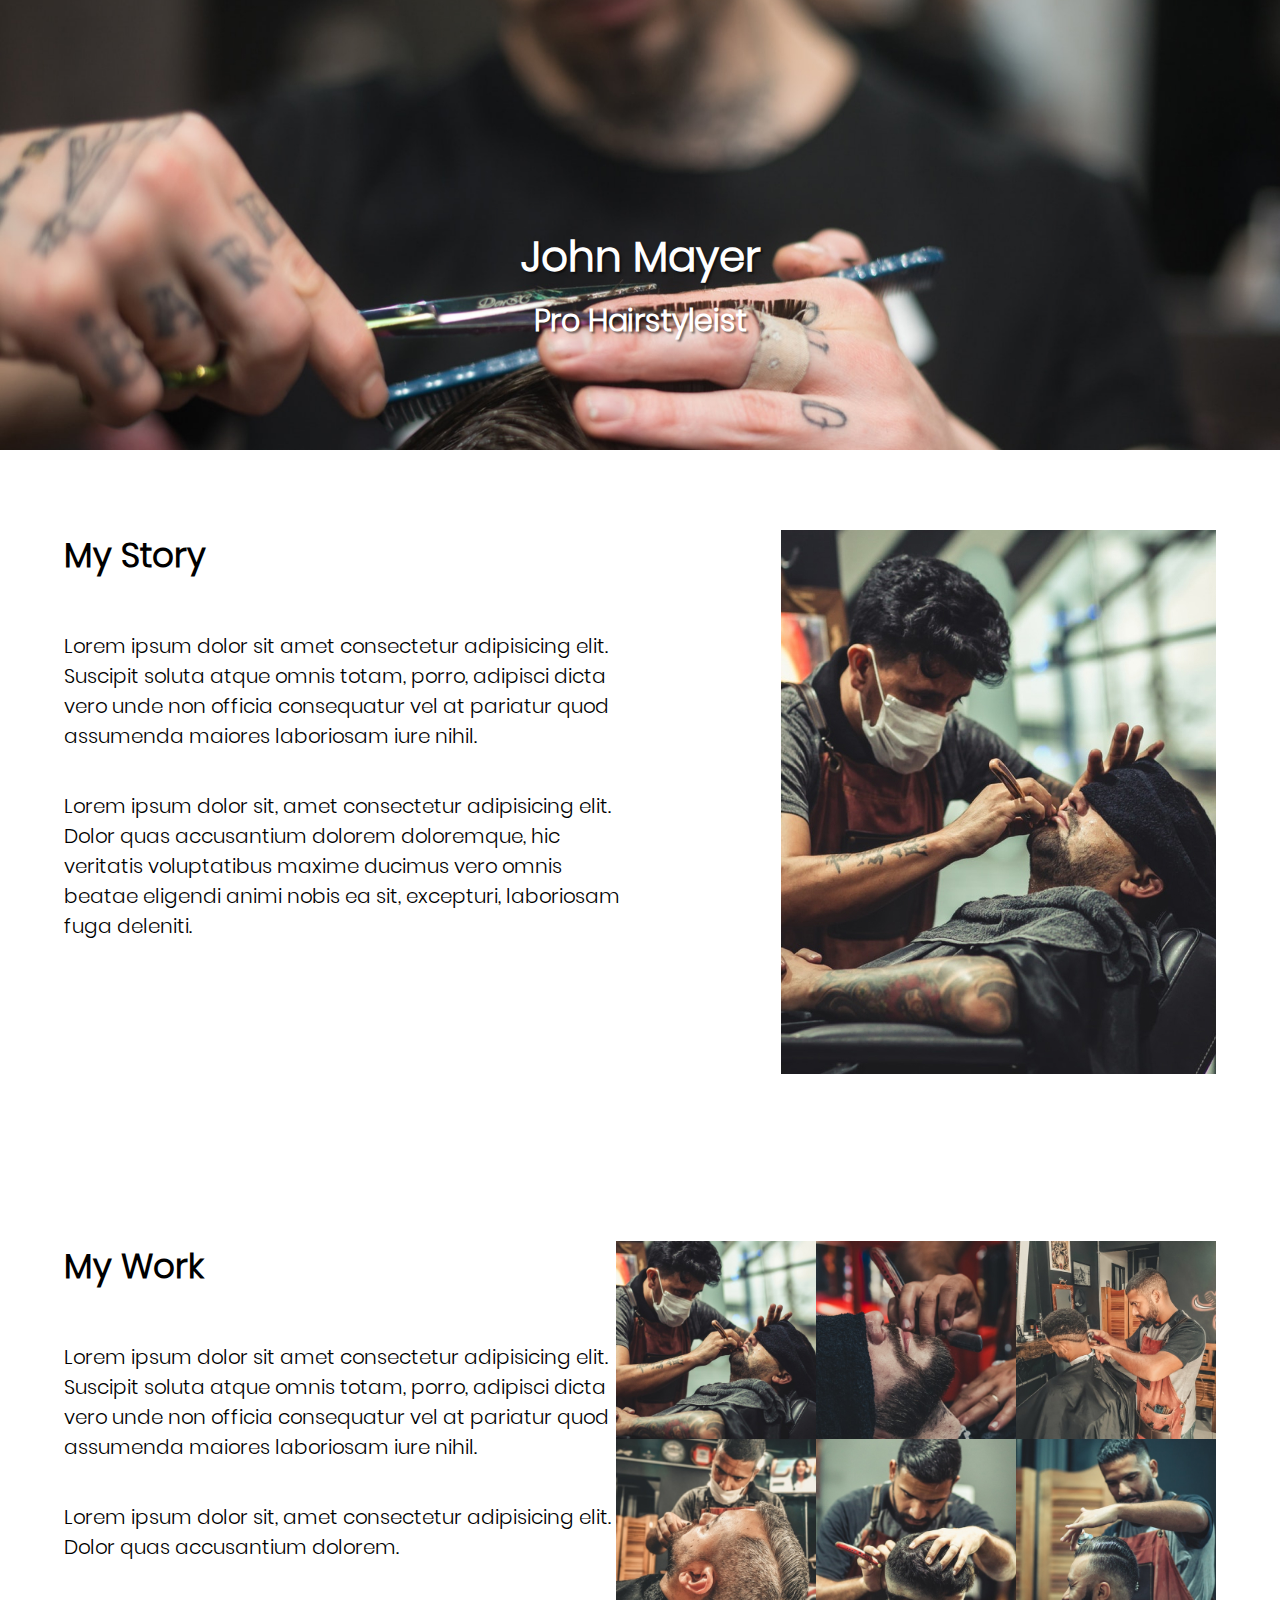
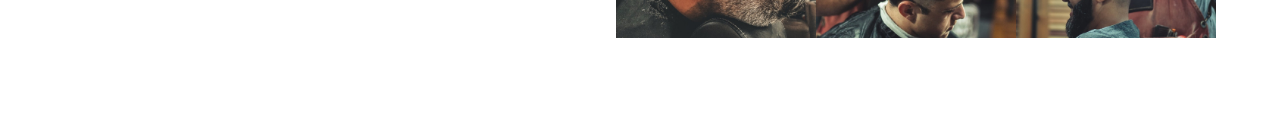
<file: barber.html>
<!DOCTYPE html>
<html lang="en">
  <head>
    <meta charset="UTF-8" />
    <meta name="viewport" content="width=device-width, initial-scale=1.0" />
    <meta http-equiv="X-UA-Compatible" content="ie=edge" />
    <link rel="stylesheet" href="../style.css" />
    <title>John Mayer</title>
  </head>
  <body>

    <main>
      <div class="banner">
        <img src="./img/barber-bg.jpg" alt="">
        <div class="author">
            <h1>John Mayer</h1>
          <h3>Pro Hairstyleist</h3>
        </div>
      </div>
      <div class="story">
        <div class="story-description">
          <h3>My Story</h3>
          <p>Lorem ipsum dolor sit amet consectetur adipisicing elit. Suscipit soluta atque omnis totam, porro, adipisci dicta vero unde non officia consequatur vel at pariatur quod assumenda maiores laboriosam iure nihil.</p>
          <p>Lorem ipsum dolor sit, amet consectetur adipisicing elit. Dolor quas accusantium dolorem doloremque, hic veritatis voluptatibus maxime ducimus vero omnis beatae eligendi animi nobis ea sit, excepturi, laboriosam fuga deleniti.</p>
         </div>
         <div class="profile">
           <img src="./img/barber-profile.jpg" alt="profile">
         </div>
      </div>
      <div class="my-work">
        <div class="work-description">
         <h3>My Work</h3>
         <p>Lorem ipsum dolor sit amet consectetur adipisicing elit. Suscipit soluta atque omnis totam, porro, adipisci dicta vero unde non officia consequatur vel at pariatur quod assumenda maiores laboriosam iure nihil.</p>
         <p>Lorem ipsum dolor sit, amet consectetur adipisicing elit. Dolor quas accusantium dolorem.
        </div>
        <div class="work-gallery">
          <img src="./img/barber-gallery-1.jpg" alt="">
          <img src="./img/barber-gallery-2.jpg" alt="">
          <img src="./img/barber-gallery-3.jpg" alt="">
          <img src="./img/barber-gallery-4.jpg" alt="">
          <img src="./img/barber-gallery-5.jpg" alt="">
          <img src="./img/barber-gallery-6.jpg" alt="">

        </div>
      </div>
    </main>
 

   </body>
</html>
</file>
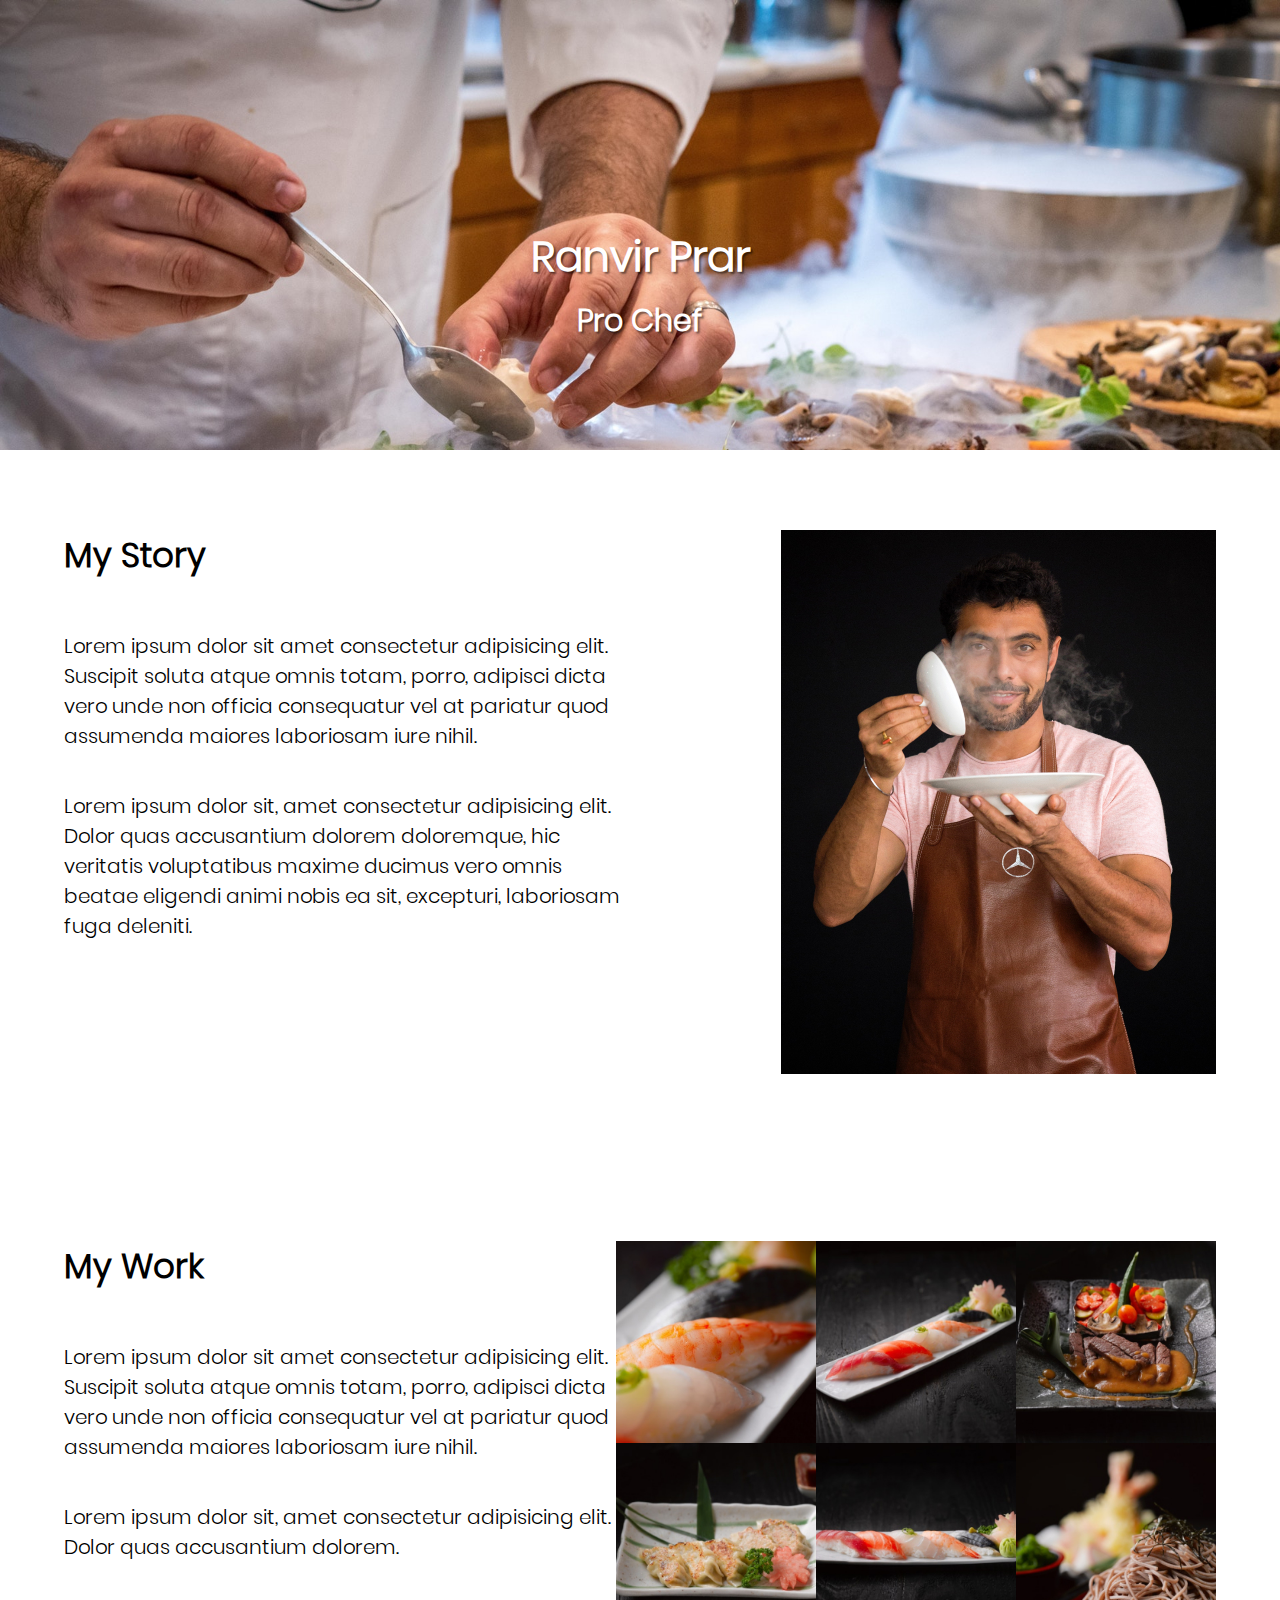
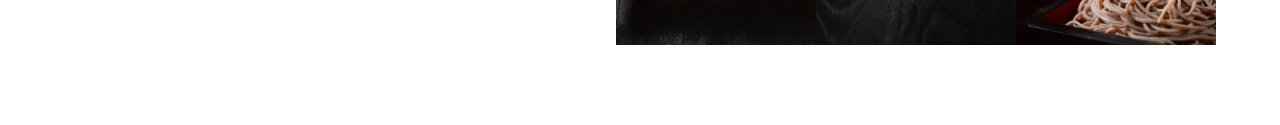
<file: chef.html>
<!DOCTYPE html>
<html lang="en">
  <head>
    <meta charset="UTF-8" />
    <meta name="viewport" content="width=device-width, initial-scale=1.0" />
    <meta http-equiv="X-UA-Compatible" content="ie=edge" />
    <link rel="stylesheet" href="../style.css" />
    <title>John Savos</title>
  </head>
  <body>

    <main>
      <div class="banner">
        <img src="./img/chef-bg.jpg" alt="">
        <div class="author">
          <h1>Ranvir Prar</h1>
          <h3>Pro Chef</h3>
        </div>
      </div>
      <div class="story">
        <div class="story-description">
          <h3>My Story</h3>
          <p>Lorem ipsum dolor sit amet consectetur adipisicing elit. Suscipit soluta atque omnis totam, porro, adipisci dicta vero unde non officia consequatur vel at pariatur quod assumenda maiores laboriosam iure nihil.</p>
          <p>Lorem ipsum dolor sit, amet consectetur adipisicing elit. Dolor quas accusantium dolorem doloremque, hic veritatis voluptatibus maxime ducimus vero omnis beatae eligendi animi nobis ea sit, excepturi, laboriosam fuga deleniti.</p>
         </div>
         <div class="profile">
           <img src="./img/chef-profile.jpg" alt="profile">
         </div>
      </div>
      <div class="my-work">
        <div class="work-description">
         <h3>My Work</h3>
         <p>Lorem ipsum dolor sit amet consectetur adipisicing elit. Suscipit soluta atque omnis totam, porro, adipisci dicta vero unde non officia consequatur vel at pariatur quod assumenda maiores laboriosam iure nihil.</p>
         <p>Lorem ipsum dolor sit, amet consectetur adipisicing elit. Dolor quas accusantium dolorem.
        </div>
        <div class="work-gallery">
          <img src="./img/chef-gallery-1.jpg" alt="">
          <img src="./img/chef-gallery-2.jpg" alt="">
          <img src="./img/chef-gallery-3.jpg" alt="">
          <img src="./img/chef-gallery-4.jpg" alt="">
          <img src="./img/chef-gallery-5.jpg" alt="">
          <img src="./img/chef-gallery-6.jpg" alt="">

        </div>
      </div>
    </main>
  </body>
</html>
</file>
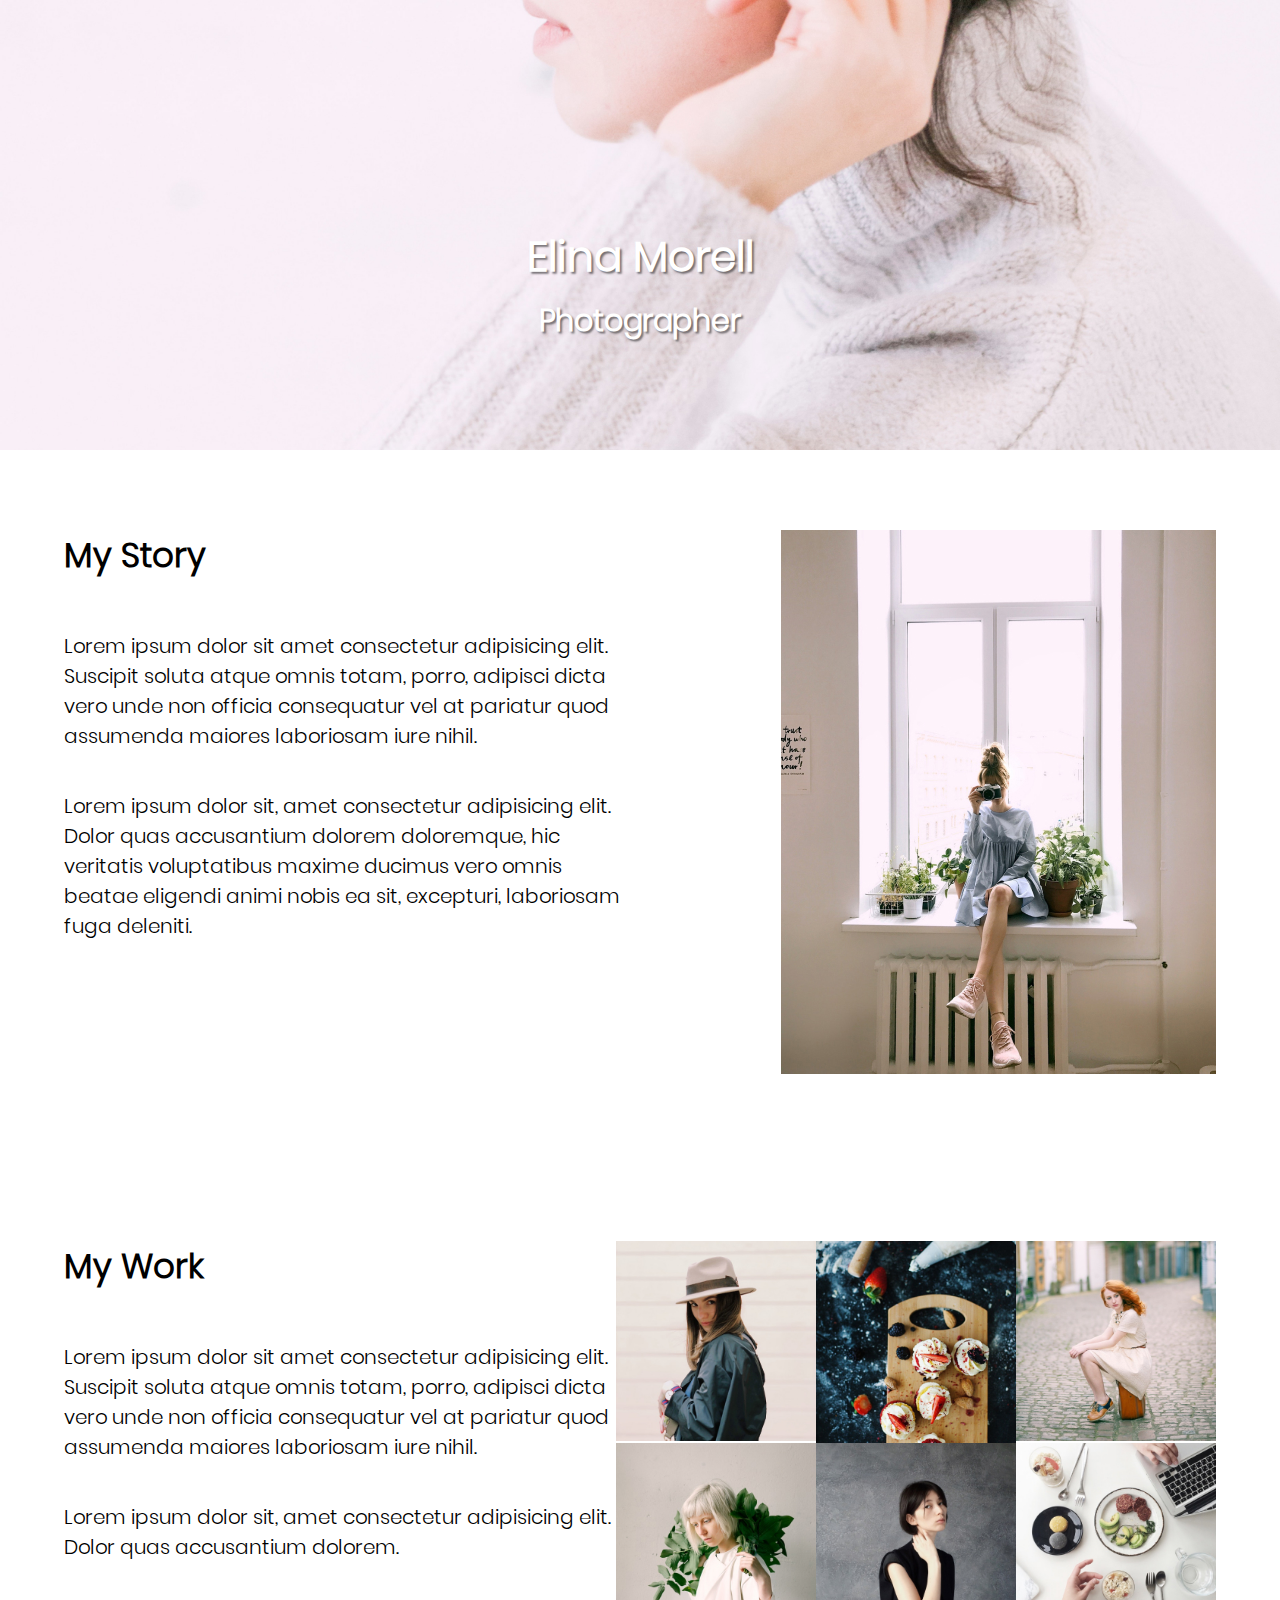
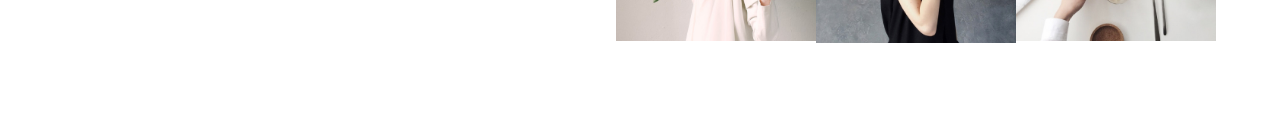
<file: photo.html>
<!DOCTYPE html>
<html lang="en">
  <head>
    <meta charset="UTF-8" />
    <meta name="viewport" content="width=device-width, initial-scale=1.0" />
    <meta http-equiv="X-UA-Compatible" content="ie=edge" />
    <link rel="stylesheet" href="./style.css" />
    <title>Elena Morell</title>
  </head>
  <body>

   <main>
     <div class="banner">
       <img src="./img/photo-bg.jpg" alt="">
       <div class="author">
         <h1>Elina Morell</h1>
         <h3>Photographer</h3>
       </div>
     </div>
     <div class="story">
       <div class="story-description">
         <h3>My Story</h3>
         <p>Lorem ipsum dolor sit amet consectetur adipisicing elit. Suscipit soluta atque omnis totam, porro, adipisci dicta vero unde non officia consequatur vel at pariatur quod assumenda maiores laboriosam iure nihil.</p>
         <p>Lorem ipsum dolor sit, amet consectetur adipisicing elit. Dolor quas accusantium dolorem doloremque, hic veritatis voluptatibus maxime ducimus vero omnis beatae eligendi animi nobis ea sit, excepturi, laboriosam fuga deleniti.</p>
        </div>
        <div class="profile">
          <img src="./img/photo-profile.jpg" alt="profile">
        </div>
     </div>
     <div class="my-work">
       <div class="work-description">
        <h3>My Work</h3>
        <p>Lorem ipsum dolor sit amet consectetur adipisicing elit. Suscipit soluta atque omnis totam, porro, adipisci dicta vero unde non officia consequatur vel at pariatur quod assumenda maiores laboriosam iure nihil.</p>
        <p>Lorem ipsum dolor sit, amet consectetur adipisicing elit. Dolor quas accusantium dolorem.
       </div>
       <div class="work-gallery">
         <img src="./img/photo-gallery-1.jpg" alt="photo-1">
         <img src="./img/photo-gallery-2.jpg" alt="photo-2">
         <img src="./img/photo-gallery-3.jpg" alt="photo-3">
         <img src="./img/photo-gallery-4.jpg" alt="photo-4">
         <img src="./img/photo-gallery-5.jpg" alt="photo-5">
         <img src="./img/photo-gallery-6.jpg" alt="photo-6">
       </div>
     </div>
   </main>

  </body>
</html>
</file>
<file: style.css>
*,*::before,*::after{
  margin: 0%;
  padding: 0%;
  box-sizing: border-box;
}

@font-face {
  font-family: popLight;
  src: url("./fonts/Poppins-Light.ttf");
}
@font-face {
  font-family: popRegular;
  src: url("./fonts/Poppins-Regular.ttfs");
}

body{
  font-family: popLight;
}

.portfollio{
  color: white;
  background: radial-gradient(rgba(43,55,91,1),rgba(11,16,35,1));
}

nav{
  min-height: 10vh;
  width: 90%;
  margin: auto;
  display: flex;
  justify-content: space-between;
  text-align: center;
  padding: 20px 0px;
}

.page{
  min-height: 90vh;
  display: grid;
  grid-template-columns: 5% 1fr 1fr 1fr 5%;
}

.chef, .hairstyle{
  position: absolute;
  bottom: 0%;
  left: 0%;
  width: 100%;
  opacity: 0;
  pointer-events: none;
}

.hero{
  overflow: hidden;
  height: 500px;
  align-self: center;
  justify-content: center;
  display: flex;
}

.hero img{
  height: 460px;
  transition: transform 0.3s ease-out;
  cursor: pointer;
}

.hero a{
  display: flex;
}

.model-right{
  transform: translate(0%, 10%);
}
.model-left{
  transform: translate(0%, -10%);
}

.hero:hover .model-left {
  transform: translate(0%, 0%);
}
.hero:hover .model-right {
  transform: translate(0%, 0%);
}

.details h1{
  font-size: 60px;
  font-family: popRegular;
}
.details h2{
  font-size: 40px;
  padding: 20px 0px;
}
.details p{
  font-size: 18px;
  padding: 18px 0px 40px 0px;
}

.details{
  grid-column: 2/3;
  align-self: end;
}

.pages{
  position: absolute;
  right: 5%;
  top: 50%;
  transform: translateY(-50%);
}

.pages > div {
  display: flex;
  align-items: center;
  justify-content: space-between;
}

.pages h3{
  font-size: 22px;
  padding: 25px;
}

.pages svg{
  cursor: pointer;
  opacity: 0.5;
  transform: scale(1.4);
}

.pages svg.active{
  opacity: 1;
}


.pages svg:hover {
  animation: dot 0.4s ease-in-out infinite alternate;
}

@keyframes dot{
  0%{
    transform: scale(1.4);
  }
  100%{
    transform: scale(2.4);
  }
}

.banner{
  height: 50vh;
  width: 100%;
 position: relative;
}

.banner img{
  height: 100%;
  width: 100%;
  object-fit: cover;
  object-position: top;
}

.author{
  position: absolute;
  top: 70%;
  left: 50%;
  transform: translate(-50%, -70%);
  color: white;
  text-shadow: 2px 2px 2px rgba(0, 0, 0, 0.5);
  text-align: center;
}

.author h1{
  font-size: 42px;
}
.author h3{
  font-size: 30px;
  padding: 10px 0px;
}

.story, .my-work{
  display: flex;
  justify-content: space-between;
  width: 90%;
  margin: auto;
  padding: 80px 0px;
}

.story-description, .work-description{
  width: 50%;
}
.story-description h3, .work-description h3{
  font-size: 34px;
  padding-bottom: 30px;
}

.story-description p, .work-description p{
  padding: 20px 0px;
  font-size: 20px;
}

.work-gallery{
  display: grid;
  grid-template-columns: repeat(3, 200px);
}
.work-gallery img{
  width: 100%;
}


@media (max-width: 1024px) {

  .page {
    grid-template-columns: 5% 1fr 5%;
    grid-template-rows: 2fr 1fr;
    align-items: center;
  }
  .hero{
    grid-column: 2/3;
    height: auto;
  }
  .hero img{
    height: 400px;
  }
  .details{
    grid-row: 2/3;
    grid-column: 2/3;
    text-align: center;
  }
  .details h1{
    font-size: 38px;
  }
  .details h2{
    font-size: 25px;
  }
  .details p{
    padding: 15px 0px 40px 0px;
  }
  .story,.my-work{
    flex-direction: column;
  }
  .story-description,.work-description{
    width: 100%;
  }
  .story-description p,.work-description p{
    font-size: 20px;
  }
  .profile{
    display: flex;
    padding-top: 30px;
    align-items: center;
    justify-content: center;
  }
  .profile img{
    height: 450px;
    width: 70%;
    object-fit: cover;
    object-position: center;
  }
  .work-gallery{
    display: grid;
    grid-template-columns: repeat(auto-fit, minmax(250px, 1fr));
  }
}

@media (max-width: 768px){
  .page{
    grid-template-rows: 1fr 1fr;
  }
  .hero img{
     height: 300px;
  }
  .details h1{
    font-size: 30px;
  }
  .details h2{
    font-size: 20px;
  }
}

.nav-open{
  position: absolute;
  top: 0%;
  left: 0%;
  height: 50vh;
  width: 100%;
  background: white;
  z-index: 1;
  color: black;
  display: grid;
  grid-template-columns: 5% 1fr 1fr 5%;
  justify-content: center;
  align-items: center;
  text-align: center;
  transform: translateY(-100%);
}

.contact{
  grid-column: 2/3;
}

.nav-open h3{
  font-size: 25px;
  padding-bottom: 30px;
}
.nav-open p{
  font-size: 18px;
}
.social-links img{
  padding: 0px 20px;
}

.logo, .menu{
  z-index: 2;
}
.menu{
  cursor: pointer;
}
</file>
